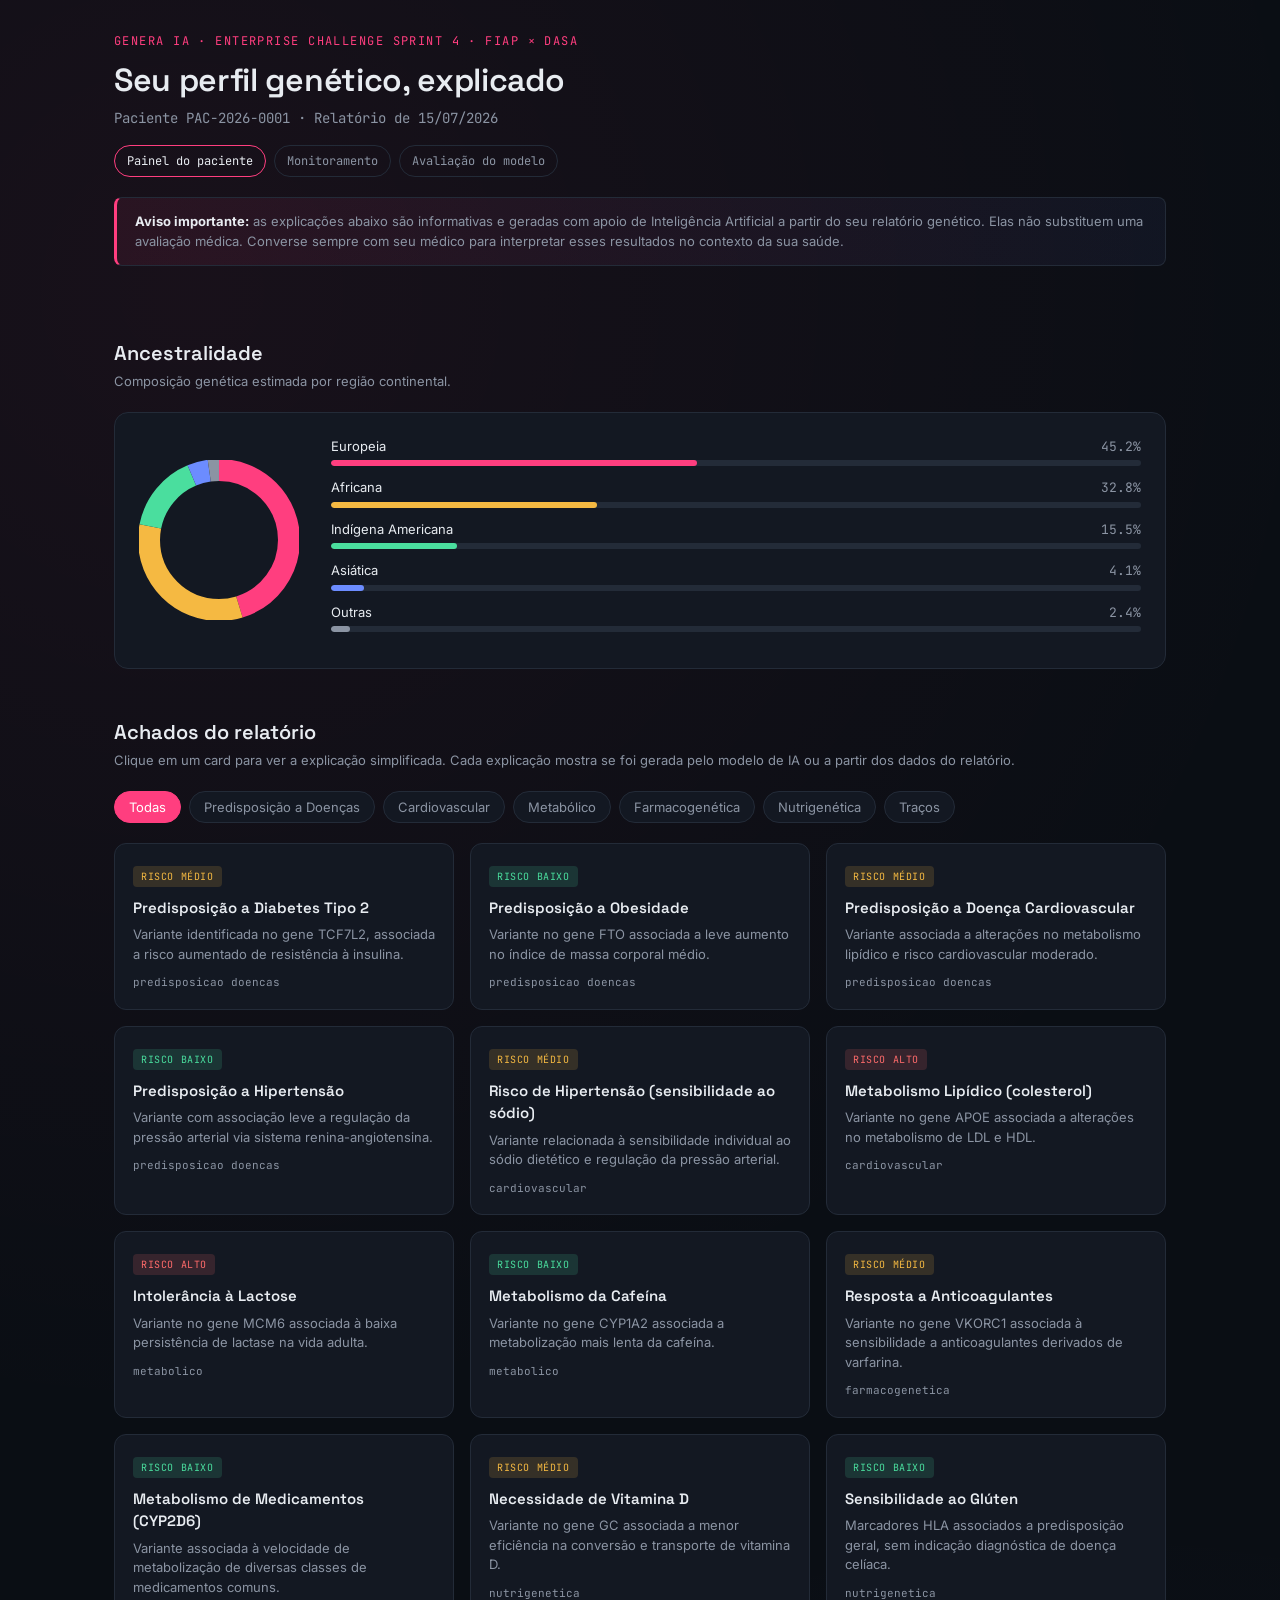
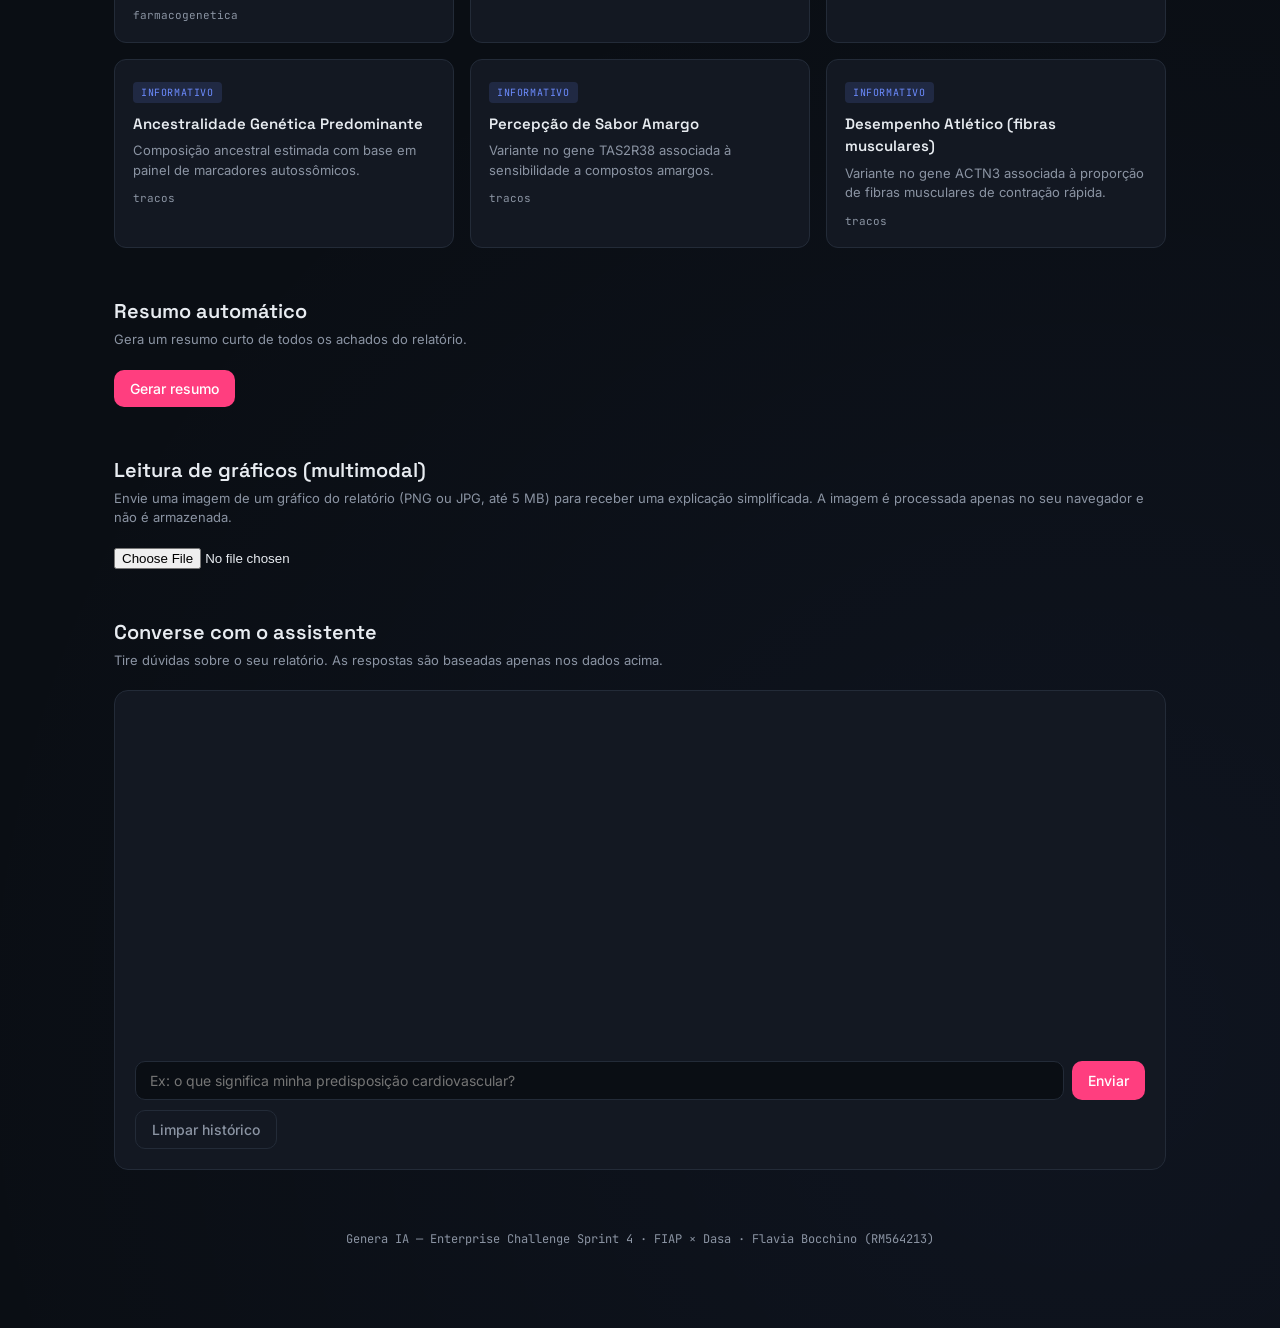
<file: index.html>
<!DOCTYPE html>
<html lang="pt-BR">
<head>
<meta charset="UTF-8">
<meta name="viewport" content="width=device-width, initial-scale=1.0">
<title>Genera IA — Painel do Paciente</title>
<link rel="preconnect" href="https://fonts.googleapis.com">
<link href="https://fonts.googleapis.com/css2?family=Space+Grotesk:wght@500;600;700&family=Inter:wght@400;500;600&family=JetBrains+Mono:wght@400;500&display=swap" rel="stylesheet">
<link rel="stylesheet" href="assets/css/style.css">
<link rel="stylesheet" href="assets/css/sprint4.css">
</head>
<body>

<header class="top">
  <div class="eyebrow">Genera IA · Enterprise Challenge Sprint 4 · FIAP × Dasa</div>
  <h1>Seu perfil genético, explicado</h1>
  <div class="paciente-info">
    Paciente <span id="paciente-id">—</span> · <span id="paciente-data">—</span>
  </div>
  <nav class="nav-sprint4">
    <a class="nav-link ativo" href="index.html">Painel do paciente</a>
    <a class="nav-link" href="monitor.html">Monitoramento</a>
    <a class="nav-link" href="avaliacao.html">Avaliação do modelo</a>
  </nav>
  <div class="disclaimer">
    <strong>Aviso importante:</strong> as explicações abaixo são informativas e geradas com apoio de Inteligência Artificial a partir do seu relatório genético. Elas não substituem uma avaliação médica. Converse sempre com seu médico para interpretar esses resultados no contexto da sua saúde.
  </div>
</header>

<div class="container">

  <section id="secao-ancestralidade">
    <h2>Ancestralidade</h2>
    <p class="section-sub">Composição genética estimada por região continental.</p>
    <div class="ancestry-card">
      <div class="ancestry-viz">
        <svg id="ancestry-donut" width="160" height="160" viewBox="0 0 160 160"></svg>
      </div>
      <div class="ancestry-bars" id="ancestry-bars"></div>
    </div>
  </section>

  <section id="secao-marcadores">
    <h2>Achados do relatório</h2>
    <p class="section-sub">Clique em um card para ver a explicação simplificada. Cada explicação mostra se foi gerada pelo modelo de IA ou a partir dos dados do relatório.</p>
    <div class="filtros" id="filtros"></div>
    <div class="cards-grid" id="cards-grid"></div>
  </section>

  <section id="secao-resumo">
    <h2>Resumo automático</h2>
    <p class="section-sub">Gera um resumo curto de todos os achados do relatório.</p>
    <button class="btn" id="btn-resumo">Gerar resumo</button>
    <div id="resumo-saida" style="margin-top:16px;"></div>
  </section>

  <section id="secao-visao">
    <h2>Leitura de gráficos (multimodal)</h2>
    <p class="section-sub">Envie uma imagem de um gráfico do relatório (PNG ou JPG, até 5 MB) para receber uma explicação simplificada. A imagem é processada apenas no seu navegador e não é armazenada.</p>
    <div class="img-upload-row">
      <input type="file" id="visao-input" accept="image/png,image/jpeg">
    </div>
    <div id="visao-resultado" style="margin-top:16px;"></div>
  </section>

  <section id="secao-agente">
    <h2>Converse com o assistente</h2>
    <p class="section-sub">Tire dúvidas sobre o seu relatório. As respostas são baseadas apenas nos dados acima.</p>
    <div class="agente-panel">
      <div class="chat-historico" id="chat-historico"></div>
      <div class="chat-input-row">
        <input type="text" id="chat-input" placeholder="Ex: o que significa minha predisposição cardiovascular?">
        <button class="btn" id="chat-enviar">Enviar</button>
      </div>
      <button class="btn btn-secundario" id="btn-limpar-chat" style="margin-top:10px; align-self:flex-start;">Limpar histórico</button>
    </div>
  </section>

  <footer>
    Genera IA — Enterprise Challenge Sprint 4 · FIAP × Dasa · Flavia Bocchino (RM564213)
  </footer>

</div>

<!-- Modal de detalhe do marcador -->
<div class="modal-overlay" id="modal-overlay">
  <div class="modal">
    <button class="modal-close" id="modal-close">&times;</button>
    <h3 id="modal-titulo"></h3>
    <div class="tech" id="modal-tech"></div>
    <div id="modal-explicacao"></div>
  </div>
</div>

<script src="assets/js/logger.js"></script>
<script src="assets/js/agente.js"></script>
<script src="assets/js/visao.js"></script>
<script src="assets/js/app.js"></script>
</body>
</html>
</file>
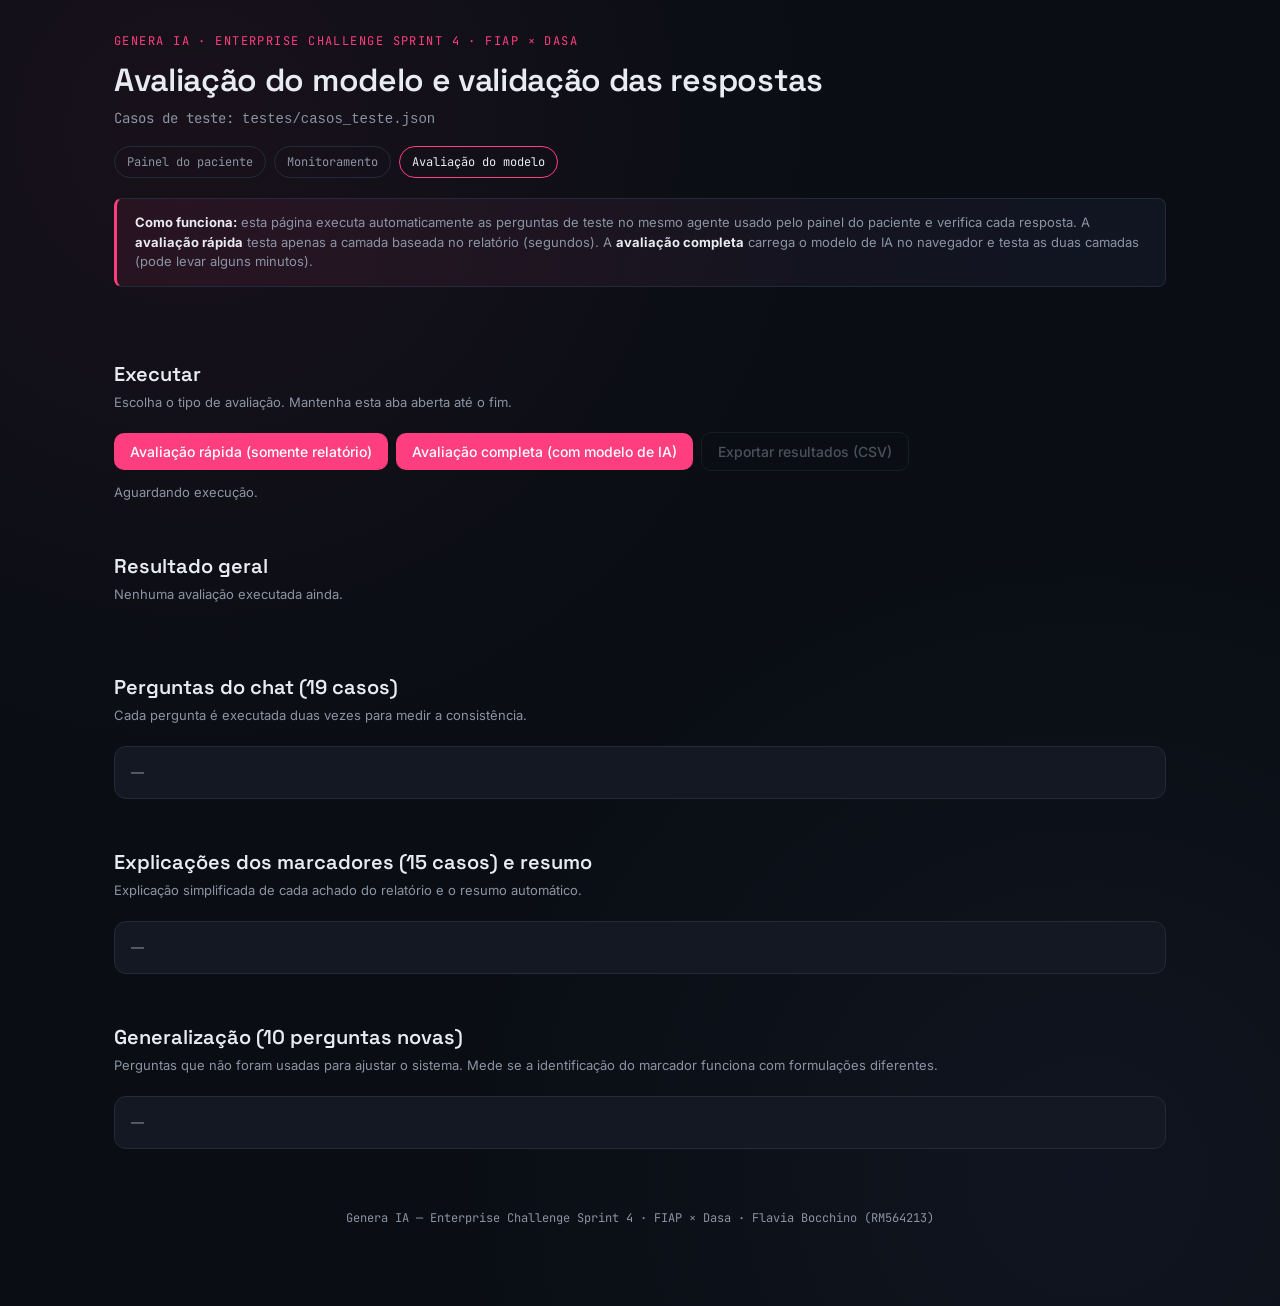
<file: avaliacao.html>
<!DOCTYPE html>
<html lang="pt-BR">
<head>
<meta charset="UTF-8">
<meta name="viewport" content="width=device-width, initial-scale=1.0">
<title>Genera IA — Avaliação do Modelo</title>
<link rel="preconnect" href="https://fonts.googleapis.com">
<link href="https://fonts.googleapis.com/css2?family=Space+Grotesk:wght@500;600;700&family=Inter:wght@400;500;600&family=JetBrains+Mono:wght@400;500&display=swap" rel="stylesheet">
<link rel="stylesheet" href="assets/css/style.css">
<link rel="stylesheet" href="assets/css/sprint4.css">
</head>
<body>

<header class="top">
  <div class="eyebrow">Genera IA · Enterprise Challenge Sprint 4 · FIAP × Dasa</div>
  <h1>Avaliação do modelo e validação das respostas</h1>
  <div class="paciente-info">Casos de teste: <code>testes/casos_teste.json</code></div>
  <nav class="nav-sprint4">
    <a class="nav-link" href="index.html">Painel do paciente</a>
    <a class="nav-link" href="monitor.html">Monitoramento</a>
    <a class="nav-link ativo" href="avaliacao.html">Avaliação do modelo</a>
  </nav>
  <div class="disclaimer">
    <strong>Como funciona:</strong> esta página executa automaticamente as perguntas de teste no mesmo agente usado pelo painel do paciente e verifica cada resposta. A <strong>avaliação rápida</strong> testa apenas a camada baseada no relatório (segundos). A <strong>avaliação completa</strong> carrega o modelo de IA no navegador e testa as duas camadas (pode levar alguns minutos).
  </div>
</header>

<div class="container">

  <section>
    <h2>Executar</h2>
    <p class="section-sub">Escolha o tipo de avaliação. Mantenha esta aba aberta até o fim.</p>
    <div class="acoes-row">
      <button class="btn" id="btn-rapida">Avaliação rápida (somente relatório)</button>
      <button class="btn" id="btn-completa">Avaliação completa (com modelo de IA)</button>
      <button class="btn btn-secundario" id="btn-exportar" disabled>Exportar resultados (CSV)</button>
    </div>
    <p class="opcao-row" id="progresso">Aguardando execução.</p>
  </section>

  <section>
    <h2>Resultado geral</h2>
    <p class="section-sub" id="resumo-execucao">Nenhuma avaliação executada ainda.</p>
    <div class="kpi-grid" id="kpis"></div>
  </section>

  <section>
    <h2>Perguntas do chat (19 casos)</h2>
    <p class="section-sub">Cada pergunta é executada duas vezes para medir a consistência.</p>
    <div class="tabela-wrapper" id="tabela-chat"><p class="texto-vazio">—</p></div>
  </section>

  <section>
    <h2>Explicações dos marcadores (15 casos) e resumo</h2>
    <p class="section-sub">Explicação simplificada de cada achado do relatório e o resumo automático.</p>
    <div class="tabela-wrapper" id="tabela-explicacoes"><p class="texto-vazio">—</p></div>
  </section>

  <section>
    <h2>Generalização (10 perguntas novas)</h2>
    <p class="section-sub">Perguntas que não foram usadas para ajustar o sistema. Mede se a identificação do marcador funciona com formulações diferentes.</p>
    <div class="tabela-wrapper" id="tabela-generalizacao"><p class="texto-vazio">—</p></div>
  </section>

  <footer>
    Genera IA — Enterprise Challenge Sprint 4 · FIAP × Dasa · Flavia Bocchino (RM564213)
  </footer>

</div>

<script src="assets/js/logger.js"></script>
<script src="assets/js/agente.js"></script>
<script>
// DADOS é usado pelas funções do agente.js (na página principal, é definido pelo app.js)
let DADOS = null;
let CASOS = null;
let resultados = [];
let executando = false;

// ---------- Utilitários ----------

function esc(valor) {
  if (valor === null || valor === undefined) return '';
  return String(valor)
    .replace(/&/g, '&amp;').replace(/</g, '&lt;').replace(/>/g, '&gt;')
    .replace(/"/g, '&quot;').replace(/'/g, '&#39;');
}

function semHTML(texto) {
  return String(texto || '').replace(/<[^>]+>/g, '');
}

function pct(parte, total) {
  if (!total) return '—';
  return Math.round((parte / total) * 100) + '%';
}

function marca(valor) {
  if (valor === null || valor === undefined) return '<span class="fonte-resposta">n/a</span>';
  return valor
    ? '<span class="tag-status aprovado">sim</span>'
    : '<span class="tag-status reprovado">não</span>';
}

function progresso(msg) {
  document.getElementById('progresso').textContent = msg;
}

// ---------- Critérios de validação ----------

function emPortugues(texto) {
  return motivoRejeicao(semHTML(texto)) !== 'idioma_ingles';
}

function semTermosProibidos(texto) {
  const t = normalizarTexto(semHTML(texto));
  return !CASOS.termos_proibidos.some(termo => t.includes(normalizarTexto(termo)));
}

// A resposta fala do marcador esperado (pelo menos uma palavra do nome dele)
function falaDoMarcador(texto, idMarcador) {
  const marcador = DADOS.marcadores.find(m => m.id === idMarcador);
  if (!marcador) return false;
  const palavrasResposta = extrairPalavras(semHTML(texto));
  return extrairPalavras(marcador.nome).some(p => palavrasResposta.some(r => palavrasCombinam(r, p)));
}

// Pergunta fora do escopo deve receber a orientação padrão, sem conteúdo inventado
function orientouForaDoEscopo(texto) {
  return normalizarTexto(semHTML(texto)).includes('nao encontrei esse tema');
}

// ---------- Carga ----------

async function carregarArquivos() {
  if (DADOS && CASOS) return;
  const [resDados, resCasos] = await Promise.all([
    fetch('data/relatorio_genera_expandido.json'),
    fetch('testes/casos_teste.json')
  ]);
  if (!resDados.ok) throw new Error('Não foi possível carregar o relatório.');
  if (!resCasos.ok) throw new Error('Não foi possível carregar os casos de teste.');
  DADOS = await resDados.json();
  CASOS = await resCasos.json();
}

// ---------- Execução ----------

async function executarAvaliacao(usarModelo) {
  if (executando) return;
  executando = true;
  document.getElementById('btn-rapida').disabled = true;
  document.getElementById('btn-completa').disabled = true;
  document.getElementById('btn-exportar').disabled = true;
  resultados = [];
  const inicioGeral = performance.now();

  try {
    progresso('Carregando relatório e casos de teste...');
    await carregarArquivos();
    MODO_SOMENTE_RELATORIO = !usarModelo;

    const status = (msg) => progresso(msg);

    // 1) Perguntas do chat (duas execuções por pergunta)
    for (let i = 0; i < CASOS.casos.length; i++) {
      const c = CASOS.casos[i];
      progresso(`Chat: caso ${i + 1} de ${CASOS.casos.length} (${c.id})...`);
      const r1 = await perguntarAoAgente(c.pergunta, status);
      const r2 = await perguntarAoAgente(c.pergunta, status);
      const obtido = r1.marcador ? r1.marcador.id : null;

      const criterios = {
        marcador_correto: obtido === c.marcador_esperado,
        portugues: emPortugues(r1.texto),
        sem_termos_proibidos: semTermosProibidos(r1.texto),
        aderencia: c.marcador_esperado ? falaDoMarcador(r1.texto, c.marcador_esperado) : orientouForaDoEscopo(r1.texto),
        consistente: r1.texto === r2.texto
      };

      resultados.push({
        grupo: 'chat', id: c.id, tipo: c.tipo, entrada: c.pergunta,
        esperado: c.marcador_esperado, obtido, origem: r1.origem, motivo: r1.motivo,
        saida_modelo: r1.resposta_modelo, resposta: semHTML(r1.texto), latencia_ms: r1.latencia_ms,
        ...criterios,
        aprovado: Object.values(criterios).every(Boolean)
      });
      renderTabelas();
    }

    // 2) Explicações de cada marcador
    for (let i = 0; i < DADOS.marcadores.length; i++) {
      const m = DADOS.marcadores[i];
      progresso(`Explicações: ${i + 1} de ${DADOS.marcadores.length} (${m.id})...`);
      const r = await explicarMarcador(m, status);
      const criterios = {
        marcador_correto: null,
        portugues: emPortugues(r.texto),
        sem_termos_proibidos: semTermosProibidos(r.texto),
        aderencia: falaDoMarcador(r.texto, m.id),
        consistente: null
      };
      resultados.push({
        grupo: 'explicacao', id: m.id, tipo: 'explicacao', entrada: m.nome,
        esperado: m.id, obtido: m.id, origem: r.origem, motivo: r.motivo,
        saida_modelo: r.resposta_modelo, resposta: semHTML(r.texto), latencia_ms: r.latencia_ms,
        ...criterios,
        aprovado: criterios.portugues && criterios.sem_termos_proibidos && criterios.aderencia
      });
      renderTabelas();
    }

    // 3) Resumo automático
    progresso('Resumo automático...');
    const rr = await resumirRelatorio(status);
    const critResumo = {
      marcador_correto: null,
      portugues: emPortugues(rr.texto),
      sem_termos_proibidos: semTermosProibidos(rr.texto),
      aderencia: null,
      consistente: null
    };
    resultados.push({
      grupo: 'explicacao', id: 'R01', tipo: 'resumo', entrada: 'Resumo de todos os achados',
      esperado: null, obtido: null, origem: rr.origem, motivo: rr.motivo,
      saida_modelo: rr.resposta_modelo, resposta: semHTML(rr.texto), latencia_ms: rr.latencia_ms,
      ...critResumo,
      aprovado: critResumo.portugues && critResumo.sem_termos_proibidos
    });

    // 4) Generalização (identificação do marcador, sem modelo)
    progresso('Generalização...');
    CASOS.casos_generalizacao.forEach(c => {
      const m = encontrarMarcadorRelevante(c.pergunta);
      const obtido = m ? m.id : null;
      resultados.push({
        grupo: 'generalizacao', id: c.id, tipo: 'generalizacao', entrada: c.pergunta,
        esperado: c.marcador_esperado, obtido, origem: null, motivo: null,
        saida_modelo: null, resposta: '', latencia_ms: null,
        marcador_correto: obtido === c.marcador_esperado,
        portugues: null, sem_termos_proibidos: null, aderencia: null, consistente: null,
        aprovado: obtido === c.marcador_esperado,
        observacao: c.limitacao_conhecida || ''
      });
    });

    const segundos = Math.round((performance.now() - inicioGeral) / 1000);
    renderTabelas();
    renderKPIs(usarModelo, segundos);
    progresso(`Avaliação ${usarModelo ? 'completa' : 'rápida'} concluída em ${segundos} s.`);
    document.getElementById('btn-exportar').disabled = false;
  } catch (e) {
    progresso('Erro na avaliação: ' + e.message);
    if (typeof registrarEvento === 'function') registrarEvento({ etapa: 'erro', funcionalidade: 'avaliacao', status: 'falha', mensagem_erro: e.message });
  } finally {
    MODO_SOMENTE_RELATORIO = false;
    executando = false;
    document.getElementById('btn-rapida').disabled = false;
    document.getElementById('btn-completa').disabled = false;
  }
}

// ---------- Renderização ----------

function renderKPIs(usarModelo, segundos) {
  const chat = resultados.filter(r => r.grupo === 'chat');
  const expl = resultados.filter(r => r.grupo === 'explicacao');
  const gen = resultados.filter(r => r.grupo === 'generalizacao');
  const respostas = [...chat, ...expl];
  const doModelo = respostas.filter(r => r.origem === 'modelo').length;
  const avaliados = [...chat, ...expl];
  const aprovados = avaliados.filter(r => r.aprovado).length;
  const latencias = respostas.map(r => r.latencia_ms).filter(v => typeof v === 'number');
  const latMedia = latencias.length ? Math.round(latencias.reduce((a, b) => a + b, 0) / latencias.length) : null;

  const kpis = [
    { valor: pct(aprovados, avaliados.length), label: `Respostas aprovadas (${aprovados}/${avaliados.length})` },
    { valor: `${chat.filter(r => r.marcador_correto).length}/${chat.length}`, label: 'Marcador identificado corretamente' },
    { valor: `${gen.filter(r => r.aprovado).length}/${gen.length}`, label: 'Generalização (perguntas novas)' },
    { valor: pct(respostas.filter(r => r.sem_termos_proibidos).length, respostas.length), label: 'Sem termos proibidos' },
    { valor: pct(chat.filter(r => r.consistente).length, chat.length), label: 'Consistência (mesma pergunta 2x)' },
    { valor: usarModelo ? pct(doModelo, respostas.length) : 'n/a', label: 'Saídas do modelo aceitas' },
    { valor: latMedia === null ? '—' : latMedia + ' ms', label: 'Tempo médio por resposta' }
  ];

  document.getElementById('kpis').innerHTML = kpis.map(k =>
    `<div class="kpi"><div class="kpi-valor">${esc(k.valor)}</div><div class="kpi-label">${esc(k.label)}</div></div>`
  ).join('');

  document.getElementById('resumo-execucao').textContent =
    `Avaliação ${usarModelo ? 'completa (modelo de IA + camada do relatório)' : 'rápida (somente camada do relatório)'} · ` +
    `executada em ${new Date().toLocaleString('pt-BR')} · duração ${segundos} s.`;
}

function linhaResposta(r) {
  const saida = r.saida_modelo ? `<br><span class="fonte-resposta">Saída bruta do modelo: "${esc(r.saida_modelo.slice(0, 160))}"</span>` : '';
  return `${esc(r.resposta.slice(0, 220))}${r.resposta.length > 220 ? '…' : ''}${saida}`;
}

function renderTabelas() {
  const chat = resultados.filter(r => r.grupo === 'chat');
  const expl = resultados.filter(r => r.grupo === 'explicacao');
  const gen = resultados.filter(r => r.grupo === 'generalizacao');

  if (chat.length) {
    document.getElementById('tabela-chat').innerHTML = `<table class="tabela"><thead><tr>
      <th>ID</th><th>Tipo</th><th>Pergunta</th><th>Esperado</th><th>Obtido</th><th>Origem</th><th>Motivo</th>
      <th>Marcador</th><th>Português</th><th>Sem proibidos</th><th>Aderência</th><th>Consistente</th><th>Aprovado</th><th>Resposta</th>
    </tr></thead><tbody>` + chat.map(r => `<tr>
      <td class="mono">${esc(r.id)}</td><td>${esc(r.tipo)}</td><td>${esc(r.entrada)}</td>
      <td class="mono">${esc(r.esperado || '—')}</td><td class="mono">${esc(r.obtido || '—')}</td>
      <td>${esc(r.origem)}</td><td class="mono">${esc(r.motivo || '—')}</td>
      <td>${marca(r.marcador_correto)}</td><td>${marca(r.portugues)}</td><td>${marca(r.sem_termos_proibidos)}</td>
      <td>${marca(r.aderencia)}</td><td>${marca(r.consistente)}</td><td>${marca(r.aprovado)}</td>
      <td>${linhaResposta(r)}</td>
    </tr>`).join('') + `</tbody></table>`;
  }

  if (expl.length) {
    document.getElementById('tabela-explicacoes').innerHTML = `<table class="tabela"><thead><tr>
      <th>ID</th><th>Entrada</th><th>Origem</th><th>Motivo</th><th>Português</th><th>Sem proibidos</th><th>Aderência</th><th>Aprovado</th><th>Tempo</th><th>Resposta</th>
    </tr></thead><tbody>` + expl.map(r => `<tr>
      <td class="mono">${esc(r.id)}</td><td>${esc(r.entrada)}</td><td>${esc(r.origem)}</td><td class="mono">${esc(r.motivo || '—')}</td>
      <td>${marca(r.portugues)}</td><td>${marca(r.sem_termos_proibidos)}</td><td>${marca(r.aderencia)}</td><td>${marca(r.aprovado)}</td>
      <td class="mono">${r.latencia_ms === null ? '—' : esc(r.latencia_ms) + ' ms'}</td>
      <td>${linhaResposta(r)}</td>
    </tr>`).join('') + `</tbody></table>`;
  }

  if (gen.length) {
    document.getElementById('tabela-generalizacao').innerHTML = `<table class="tabela"><thead><tr>
      <th>ID</th><th>Pergunta</th><th>Esperado</th><th>Obtido</th><th>Correto</th><th>Observação</th>
    </tr></thead><tbody>` + gen.map(r => `<tr>
      <td class="mono">${esc(r.id)}</td><td>${esc(r.entrada)}</td><td class="mono">${esc(r.esperado || '—')}</td>
      <td class="mono">${esc(r.obtido || '—')}</td><td>${marca(r.aprovado)}</td><td>${esc(r.observacao || '—')}</td>
    </tr>`).join('') + `</tbody></table>`;
  }
}

// ---------- Exportação ----------

function exportarResultadosCSV() {
  const colunas = ['grupo', 'id', 'tipo', 'entrada', 'esperado', 'obtido', 'origem', 'motivo',
    'marcador_correto', 'portugues', 'sem_termos_proibidos', 'aderencia', 'consistente', 'aprovado',
    'latencia_ms', 'resposta', 'saida_modelo', 'observacao'];
  const escapar = (v) => {
    if (v === null || v === undefined) return '';
    const t = String(v).replace(/"/g, '""');
    return /[",;\n]/.test(t) ? `"${t}"` : t;
  };
  const linhas = [colunas.join(',')];
  resultados.forEach(r => linhas.push(colunas.map(c => escapar(r[c])).join(',')));

  const blob = new Blob(['\uFEFF' + linhas.join('\n')], { type: 'text/csv;charset=utf-8' });
  const url = URL.createObjectURL(blob);
  const a = document.createElement('a');
  a.href = url;
  a.download = `genera_avaliacao_${new Date().toISOString().slice(0, 10)}.csv`;
  document.body.appendChild(a);
  a.click();
  a.remove();
  URL.revokeObjectURL(url);
}

document.getElementById('btn-rapida').addEventListener('click', () => executarAvaliacao(false));
document.getElementById('btn-completa').addEventListener('click', () => executarAvaliacao(true));
document.getElementById('btn-exportar').addEventListener('click', exportarResultadosCSV);
</script>
</body>
</html>
</file>
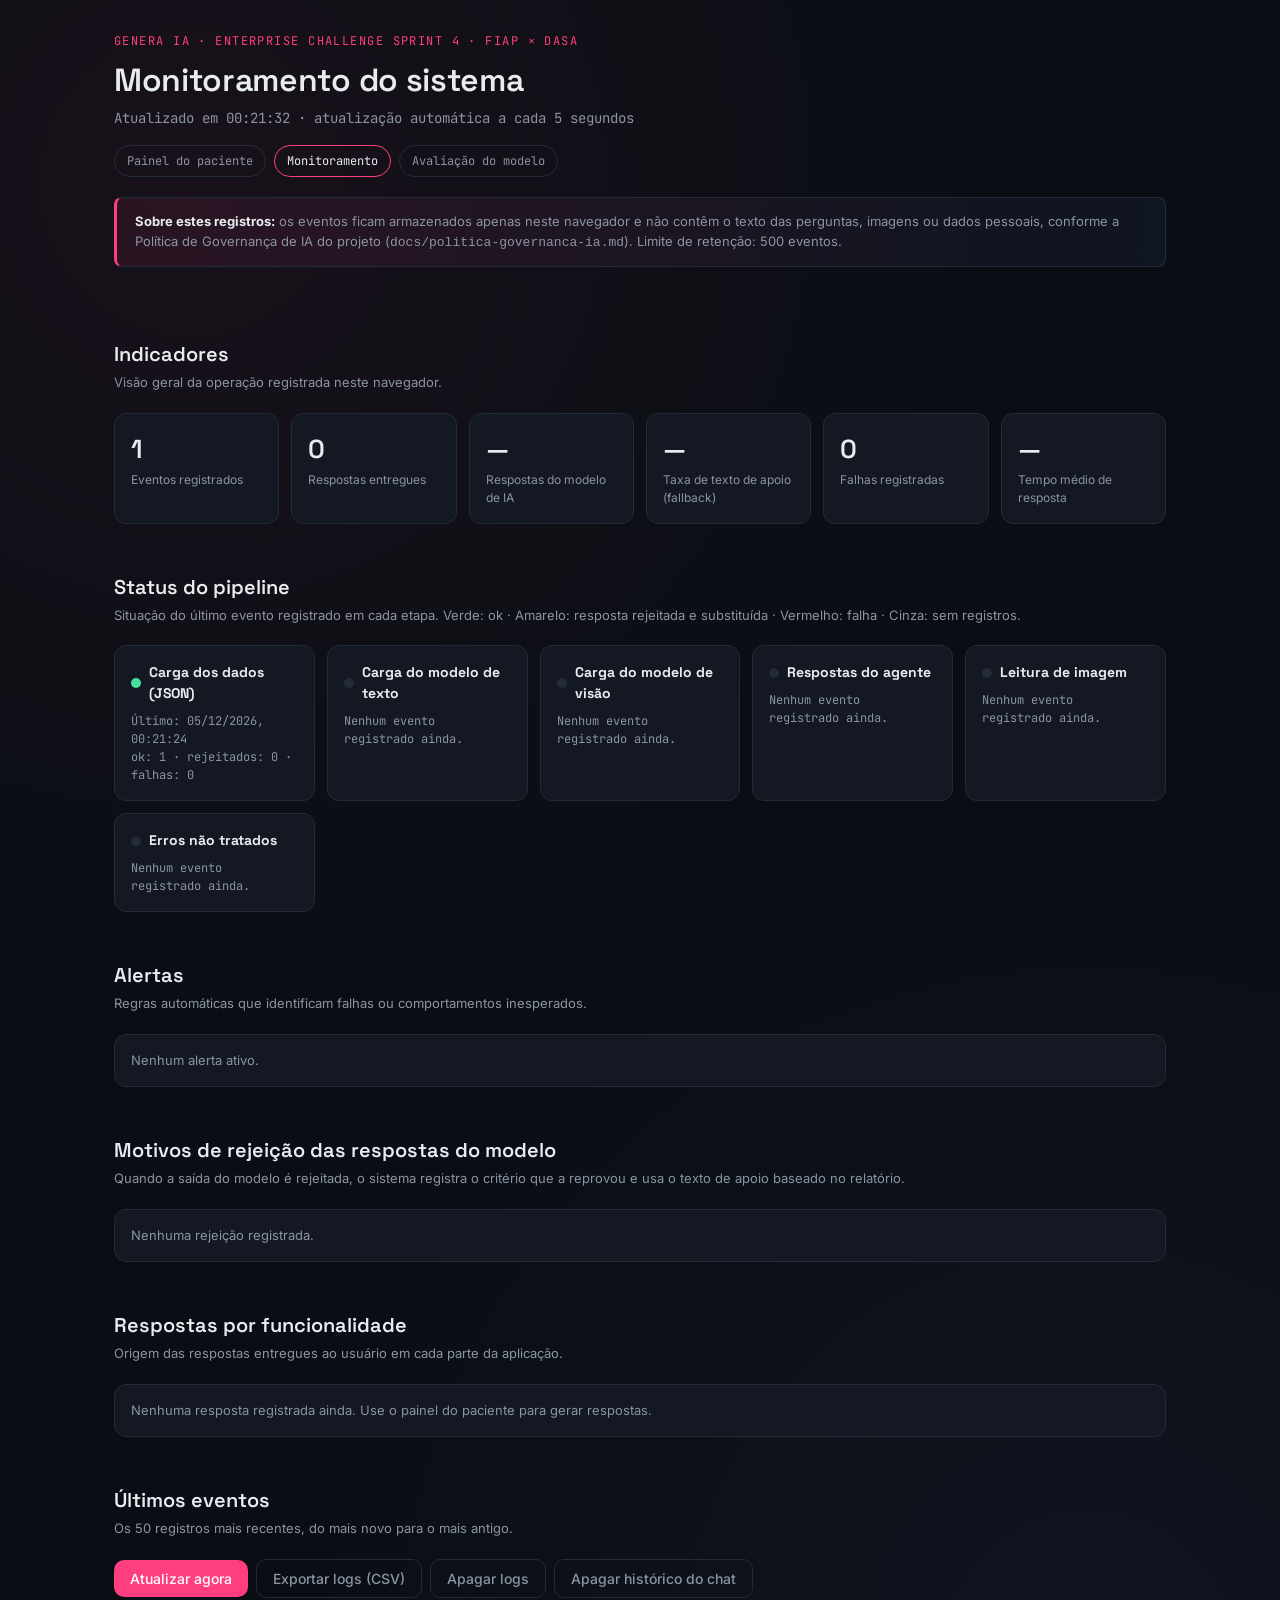
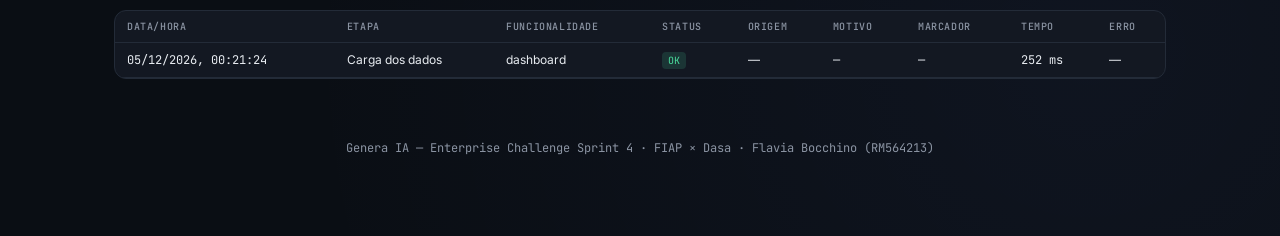
<file: monitor.html>
<!DOCTYPE html>
<html lang="pt-BR">
<head>
<meta charset="UTF-8">
<meta name="viewport" content="width=device-width, initial-scale=1.0">
<title>Genera IA — Monitoramento</title>
<link rel="preconnect" href="https://fonts.googleapis.com">
<link href="https://fonts.googleapis.com/css2?family=Space+Grotesk:wght@500;600;700&family=Inter:wght@400;500;600&family=JetBrains+Mono:wght@400;500&display=swap" rel="stylesheet">
<link rel="stylesheet" href="assets/css/style.css">
<link rel="stylesheet" href="assets/css/sprint4.css">
</head>
<body>

<header class="top">
  <div class="eyebrow">Genera IA · Enterprise Challenge Sprint 4 · FIAP × Dasa</div>
  <h1>Monitoramento do sistema</h1>
  <div class="paciente-info">Atualizado em <span id="atualizado-em">—</span> · atualização automática a cada 5 segundos</div>
  <nav class="nav-sprint4">
    <a class="nav-link" href="index.html">Painel do paciente</a>
    <a class="nav-link ativo" href="monitor.html">Monitoramento</a>
    <a class="nav-link" href="avaliacao.html">Avaliação do modelo</a>
  </nav>
  <div class="disclaimer">
    <strong>Sobre estes registros:</strong> os eventos ficam armazenados apenas neste navegador e não contêm o texto das perguntas, imagens ou dados pessoais, conforme a Política de Governança de IA do projeto (<code>docs/politica-governanca-ia.md</code>). Limite de retenção: 500 eventos.
  </div>
</header>

<div class="container">

  <section>
    <h2>Indicadores</h2>
    <p class="section-sub">Visão geral da operação registrada neste navegador.</p>
    <div class="kpi-grid" id="kpis"></div>
  </section>

  <section>
    <h2>Status do pipeline</h2>
    <p class="section-sub">Situação do último evento registrado em cada etapa. Verde: ok · Amarelo: resposta rejeitada e substituída · Vermelho: falha · Cinza: sem registros.</p>
    <div class="etapas-grid" id="etapas"></div>
  </section>

  <section>
    <h2>Alertas</h2>
    <p class="section-sub">Regras automáticas que identificam falhas ou comportamentos inesperados.</p>
    <div class="tabela-wrapper" id="alertas"></div>
  </section>

  <section>
    <h2>Motivos de rejeição das respostas do modelo</h2>
    <p class="section-sub">Quando a saída do modelo é rejeitada, o sistema registra o critério que a reprovou e usa o texto de apoio baseado no relatório.</p>
    <div class="tabela-wrapper" id="motivos"></div>
  </section>

  <section>
    <h2>Respostas por funcionalidade</h2>
    <p class="section-sub">Origem das respostas entregues ao usuário em cada parte da aplicação.</p>
    <div class="tabela-wrapper" id="funcionalidades"></div>
  </section>

  <section>
    <h2>Últimos eventos</h2>
    <p class="section-sub">Os 50 registros mais recentes, do mais novo para o mais antigo.</p>
    <div class="acoes-row" style="margin-bottom:12px;">
      <button class="btn" id="btn-atualizar">Atualizar agora</button>
      <button class="btn btn-secundario" id="btn-exportar">Exportar logs (CSV)</button>
      <button class="btn btn-secundario" id="btn-apagar-logs">Apagar logs</button>
      <button class="btn btn-secundario" id="btn-apagar-historico">Apagar histórico do chat</button>
    </div>
    <div class="tabela-wrapper" id="eventos"></div>
  </section>

  <footer>
    Genera IA — Enterprise Challenge Sprint 4 · FIAP × Dasa · Flavia Bocchino (RM564213)
  </footer>

</div>

<script src="assets/js/logger.js"></script>
<script>
// ---------- Configuração ----------

const NOMES_ETAPA = {
  carga_dados: 'Carga dos dados',
  carga_modelo: 'Carga do modelo',
  inferencia: 'Resposta do modelo',
  fallback: 'Texto de apoio',
  visao: 'Leitura de imagem',
  erro: 'Erro'
};

const NOMES_FUNCIONALIDADE = {
  explicacao: 'Explicação de marcador',
  chat: 'Chat',
  resumo: 'Resumo automático',
  visao_interpretacao: 'Interpretação de imagem'
};

const NOMES_MOTIVO = {
  resposta_vazia_ou_curta: 'Resposta vazia ou curta demais',
  idioma_ingles: 'Resposta em inglês',
  eco_da_instrucao: 'Modelo repetiu as instruções',
  modelo_indisponivel: 'Modelo indisponível (falha de carga ou memória)',
  modo_somente_relatorio: 'Avaliação no modo somente relatório',
  legenda_inutil: 'Descrição da imagem vazia ou insuficiente',
  tipo_invalido: 'Arquivo de imagem em formato não aceito',
  arquivo_grande: 'Arquivo de imagem acima do limite'
};

// Cada etapa do pipeline exibida no painel e o filtro que identifica seus eventos
const ETAPAS_PIPELINE = [
  { titulo: 'Carga dos dados (JSON)', filtro: e => e.etapa === 'carga_dados' },
  { titulo: 'Carga do modelo de texto', filtro: e => e.etapa === 'carga_modelo' && e.funcionalidade !== 'visao' },
  { titulo: 'Carga do modelo de visão', filtro: e => e.etapa === 'carga_modelo' && e.funcionalidade === 'visao' },
  { titulo: 'Respostas do agente', filtro: e => e.etapa === 'inferencia' || e.etapa === 'fallback' },
  { titulo: 'Leitura de imagem', filtro: e => e.etapa === 'visao' },
  { titulo: 'Erros não tratados', filtro: e => e.etapa === 'erro' }
];

// ---------- Utilitários ----------

function esc(valor) {
  if (valor === null || valor === undefined) return '';
  return String(valor)
    .replace(/&/g, '&amp;').replace(/</g, '&lt;').replace(/>/g, '&gt;')
    .replace(/"/g, '&quot;').replace(/'/g, '&#39;');
}

function dataHora(iso) {
  if (!iso) return '—';
  return new Date(iso).toLocaleString('pt-BR');
}

function pct(parte, total) {
  if (!total) return '—';
  return Math.round((parte / total) * 100) + '%';
}

function media(valores) {
  const validos = valores.filter(v => typeof v === 'number');
  if (validos.length === 0) return null;
  return Math.round(validos.reduce((a, b) => a + b, 0) / validos.length);
}

// ---------- Renderização ----------

function renderKPIs(logs) {
  const respostas = logs.filter(e => e.etapa === 'inferencia' || e.etapa === 'fallback');
  const doModelo = respostas.filter(e => e.origem_resposta === 'modelo').length;
  const deApoio = respostas.filter(e => e.origem_resposta === 'fallback').length;
  const falhas = logs.filter(e => e.status === 'falha').length;
  const latMedia = media(respostas.map(e => e.latencia_ms));

  const kpis = [
    { valor: logs.length, label: 'Eventos registrados' },
    { valor: respostas.length, label: 'Respostas entregues' },
    { valor: pct(doModelo, respostas.length), label: 'Respostas do modelo de IA' },
    { valor: pct(deApoio, respostas.length), label: 'Taxa de texto de apoio (fallback)' },
    { valor: falhas, label: 'Falhas registradas' },
    { valor: latMedia === null ? '—' : latMedia + ' ms', label: 'Tempo médio de resposta' }
  ];

  document.getElementById('kpis').innerHTML = kpis.map(k =>
    `<div class="kpi"><div class="kpi-valor">${esc(k.valor)}</div><div class="kpi-label">${esc(k.label)}</div></div>`
  ).join('');
}

function renderEtapas(logs) {
  document.getElementById('etapas').innerHTML = ETAPAS_PIPELINE.map(etapa => {
    const eventos = logs.filter(etapa.filtro);
    const ultimo = eventos[eventos.length - 1];
    const ok = eventos.filter(e => e.status === 'ok').length;
    const rejeitados = eventos.filter(e => e.status === 'rejeitado').length;
    const falhas = eventos.filter(e => e.status === 'falha').length;
    const classe = ultimo ? ultimo.status : 'sem-dados';

    const detalhe = ultimo
      ? `Último: ${dataHora(ultimo.timestamp)}<br>ok: ${ok} · rejeitados: ${rejeitados} · falhas: ${falhas}` +
        (ultimo.mensagem_erro ? `<br>Erro: ${esc(ultimo.mensagem_erro)}` : '')
      : 'Nenhum evento registrado ainda.';

    return `<div class="etapa-card"><h3><span class="status-dot ${classe}"></span>${esc(etapa.titulo)}</h3><p>${detalhe}</p></div>`;
  }).join('');
}

function renderAlertas(logs) {
  const alertas = [];
  const respostas = logs.filter(e => e.etapa === 'inferencia' || e.etapa === 'fallback');
  const ultimaCargaDados = logs.filter(e => e.etapa === 'carga_dados').pop();
  const ultimaCargaModelo = logs.filter(e => e.etapa === 'carga_modelo' && e.funcionalidade !== 'visao').pop();
  const ultimaCargaVisao = logs.filter(e => e.etapa === 'carga_modelo' && e.funcionalidade === 'visao').pop();
  const errosNaoTratados = logs.filter(e => e.etapa === 'erro');
  const respostasLentas = respostas.filter(e => typeof e.latencia_ms === 'number' && e.latencia_ms > 30000);
  const deApoio = respostas.filter(e => e.origem_resposta === 'fallback').length;

  if (ultimaCargaDados && ultimaCargaDados.status === 'falha') {
    alertas.push({ nivel: 'falha', texto: 'A última carga do relatório falhou. O painel do paciente não pode ser exibido.' });
  }
  if (ultimaCargaModelo && ultimaCargaModelo.status === 'falha') {
    alertas.push({ nivel: 'falha', texto: 'O modelo de texto não carregou. O sistema está respondendo apenas com o texto de apoio baseado no relatório.' });
  }
  if (ultimaCargaVisao && ultimaCargaVisao.status === 'falha') {
    alertas.push({ nivel: 'falha', texto: 'O modelo de visão não carregou. A leitura de imagens está indisponível.' });
  }
  if (errosNaoTratados.length > 0) {
    alertas.push({ nivel: 'falha', texto: `${errosNaoTratados.length} erro(s) não tratado(s) registrado(s). Verifique a tabela de eventos.` });
  }
  if (respostas.length >= 5 && deApoio / respostas.length > 0.8) {
    alertas.push({ nivel: 'rejeitado', texto: `Taxa de texto de apoio acima de 80% (${pct(deApoio, respostas.length)}). O modelo de IA está sendo rejeitado com frequência; as respostas continuam fundamentadas no relatório.` });
  }
  if (respostasLentas.length > 0) {
    alertas.push({ nivel: 'rejeitado', texto: `${respostasLentas.length} resposta(s) acima de 30 segundos. Pode indicar pouca memória disponível no dispositivo.` });
  }

  const el = document.getElementById('alertas');
  if (alertas.length === 0) {
    el.innerHTML = '<p class="texto-vazio">Nenhum alerta ativo.</p>';
    return;
  }
  el.innerHTML = `<table class="tabela"><thead><tr><th>Nível</th><th>Descrição</th></tr></thead><tbody>` +
    alertas.map(a => `<tr><td><span class="tag-status ${a.nivel}">${a.nivel === 'falha' ? 'crítico' : 'atenção'}</span></td><td>${esc(a.texto)}</td></tr>`).join('') +
    `</tbody></table>`;
}

function renderMotivos(logs) {
  const rejeicoes = logs.filter(e => e.motivo_rejeicao);
  const el = document.getElementById('motivos');
  if (rejeicoes.length === 0) {
    el.innerHTML = '<p class="texto-vazio">Nenhuma rejeição registrada.</p>';
    return;
  }
  const contagem = {};
  rejeicoes.forEach(e => { contagem[e.motivo_rejeicao] = (contagem[e.motivo_rejeicao] || 0) + 1; });
  const linhas = Object.entries(contagem).sort((a, b) => b[1] - a[1]);

  el.innerHTML = `<table class="tabela"><thead><tr><th>Motivo</th><th>Código</th><th>Ocorrências</th><th>%</th></tr></thead><tbody>` +
    linhas.map(([motivo, qtd]) =>
      `<tr><td>${esc(NOMES_MOTIVO[motivo] || motivo)}</td><td class="mono">${esc(motivo)}</td><td>${qtd}</td><td>${pct(qtd, rejeicoes.length)}</td></tr>`
    ).join('') + `</tbody></table>`;
}

function renderFuncionalidades(logs) {
  const respostas = logs.filter(e => (e.etapa === 'inferencia' || e.etapa === 'fallback') && e.funcionalidade);
  const el = document.getElementById('funcionalidades');
  if (respostas.length === 0) {
    el.innerHTML = '<p class="texto-vazio">Nenhuma resposta registrada ainda. Use o painel do paciente para gerar respostas.</p>';
    return;
  }
  const grupos = {};
  respostas.forEach(e => {
    const g = grupos[e.funcionalidade] || (grupos[e.funcionalidade] = { total: 0, modelo: 0, apoio: 0, latencias: [] });
    g.total++;
    if (e.origem_resposta === 'modelo') g.modelo++; else g.apoio++;
    g.latencias.push(e.latencia_ms);
  });

  el.innerHTML = `<table class="tabela"><thead><tr><th>Funcionalidade</th><th>Total</th><th>Modelo de IA</th><th>Texto de apoio</th><th>Tempo médio</th></tr></thead><tbody>` +
    Object.entries(grupos).map(([func, g]) => {
      const lat = media(g.latencias);
      return `<tr><td>${esc(NOMES_FUNCIONALIDADE[func] || func)}</td><td>${g.total}</td><td>${g.modelo} (${pct(g.modelo, g.total)})</td><td>${g.apoio} (${pct(g.apoio, g.total)})</td><td class="mono">${lat === null ? '—' : lat + ' ms'}</td></tr>`;
    }).join('') + `</tbody></table>`;
}

function renderEventos(logs) {
  const el = document.getElementById('eventos');
  if (logs.length === 0) {
    el.innerHTML = '<p class="texto-vazio">Nenhum evento registrado neste navegador. Abra o painel do paciente e use as funcionalidades para gerar registros.</p>';
    return;
  }
  const recentes = logs.slice(-50).reverse();
  el.innerHTML = `<table class="tabela"><thead><tr>
      <th>Data/hora</th><th>Etapa</th><th>Funcionalidade</th><th>Status</th><th>Origem</th><th>Motivo</th><th>Marcador</th><th>Tempo</th><th>Erro</th>
    </tr></thead><tbody>` +
    recentes.map(e => `<tr>
      <td class="mono">${esc(dataHora(e.timestamp))}</td>
      <td>${esc(NOMES_ETAPA[e.etapa] || e.etapa)}</td>
      <td>${esc(NOMES_FUNCIONALIDADE[e.funcionalidade] || e.funcionalidade || '—')}</td>
      <td><span class="tag-status ${esc(e.status)}">${esc(e.status)}</span></td>
      <td>${esc(e.origem_resposta || '—')}</td>
      <td class="mono">${esc(e.motivo_rejeicao || '—')}</td>
      <td class="mono">${esc(e.marcador_id || '—')}</td>
      <td class="mono">${e.latencia_ms === null || e.latencia_ms === undefined ? '—' : esc(e.latencia_ms) + ' ms'}</td>
      <td>${esc(e.mensagem_erro || '—')}</td>
    </tr>`).join('') + `</tbody></table>`;
}

function atualizarPainel() {
  const logs = lerLogs();
  renderKPIs(logs);
  renderEtapas(logs);
  renderAlertas(logs);
  renderMotivos(logs);
  renderFuncionalidades(logs);
  renderEventos(logs);
  document.getElementById('atualizado-em').textContent = new Date().toLocaleTimeString('pt-BR');
}

// ---------- Ações ----------

document.getElementById('btn-atualizar').addEventListener('click', atualizarPainel);

document.getElementById('btn-exportar').addEventListener('click', () => {
  const data = new Date().toISOString().slice(0, 10);
  exportarLogsCSV(`genera_logs_${data}.csv`);
});

document.getElementById('btn-apagar-logs').addEventListener('click', () => {
  if (confirm('Apagar todos os logs registrados neste navegador? Esta ação não pode ser desfeita.')) {
    limparLogs();
    atualizarPainel();
  }
});

document.getElementById('btn-apagar-historico').addEventListener('click', () => {
  if (confirm('Apagar o histórico do chat e o último resumo salvos neste navegador?')) {
    localStorage.removeItem('genera_chat_historico');
    localStorage.removeItem('genera_ultimo_resumo');
    alert('Histórico do chat apagado.');
  }
});

// Atualiza quando outra aba (o painel do paciente) grava novos eventos
window.addEventListener('storage', (e) => {
  if (e.key === LOG_CHAVE || e.key === null) atualizarPainel();
});

atualizarPainel();
setInterval(atualizarPainel, 5000);
</script>
</body>
</html>
</file>
<file: assets/css/style.css>
:root {
  --bg: #0A0E14;
  --surface: #131822;
  --surface-hover: #1A2130;
  --border: #232B38;
  --text: #E8ECF1;
  --text-dim: #8B94A3;
  --accent: #FF3E7F;
  --accent-dim: #7A2140;
  --risco-baixo: #4ADE9E;
  --risco-medio: #F5B942;
  --risco-alto: #FF6B6B;
  --risco-info: #6C8CFF;
  --font-display: 'Space Grotesk', sans-serif;
  --font-body: 'Inter', sans-serif;
  --font-mono: 'JetBrains Mono', monospace;
}

* { margin: 0; padding: 0; box-sizing: border-box; }

body {
  background: var(--bg);
  color: var(--text);
  font-family: var(--font-body);
  line-height: 1.5;
  min-height: 100vh;
  background-image:
    radial-gradient(circle at 15% 10%, rgba(255,62,127,0.06), transparent 40%),
    radial-gradient(circle at 85% 90%, rgba(108,140,255,0.05), transparent 40%);
}

.container { max-width: 1100px; margin: 0 auto; padding: 0 24px 80px; }

/* Header */
header.top {
  padding: 32px 24px 24px;
  max-width: 1100px;
  margin: 0 auto;
}

.eyebrow {
  font-family: var(--font-mono);
  font-size: 12px;
  letter-spacing: 0.12em;
  color: var(--accent);
  text-transform: uppercase;
}

h1 {
  font-family: var(--font-display);
  font-size: 32px;
  font-weight: 600;
  margin-top: 6px;
  letter-spacing: -0.01em;
}

.paciente-info {
  color: var(--text-dim);
  font-size: 14px;
  margin-top: 4px;
  font-family: var(--font-mono);
}

/* Disclaimer fixo */
.disclaimer {
  background: linear-gradient(90deg, rgba(255,62,127,0.08), rgba(108,140,255,0.06));
  border: 1px solid var(--border);
  border-left: 3px solid var(--accent);
  border-radius: 8px;
  padding: 14px 18px;
  font-size: 13px;
  color: var(--text-dim);
  margin-top: 20px;
}

.disclaimer strong { color: var(--text); }

/* Seções */
section { margin-top: 48px; }

h2 {
  font-family: var(--font-display);
  font-size: 20px;
  font-weight: 600;
  margin-bottom: 4px;
}

.section-sub {
  color: var(--text-dim);
  font-size: 13px;
  margin-bottom: 20px;
}

/* Ancestralidade */
.ancestry-card {
  background: var(--surface);
  border: 1px solid var(--border);
  border-radius: 14px;
  padding: 24px;
  display: flex;
  gap: 32px;
  align-items: center;
  flex-wrap: wrap;
}

.ancestry-viz { position: relative; width: 160px; height: 160px; flex-shrink: 0; }

.ancestry-bars { flex: 1; min-width: 240px; }

.ancestry-row { margin-bottom: 12px; }

.ancestry-label {
  display: flex;
  justify-content: space-between;
  font-size: 13px;
  margin-bottom: 4px;
}

.ancestry-label span:last-child {
  font-family: var(--font-mono);
  color: var(--text-dim);
}

.ancestry-track {
  height: 6px;
  background: var(--border);
  border-radius: 3px;
  overflow: hidden;
}

.ancestry-fill {
  height: 100%;
  border-radius: 3px;
  transition: width 0.6s ease;
}

/* Filtros de categoria */
.filtros {
  display: flex;
  gap: 8px;
  flex-wrap: wrap;
  margin-bottom: 20px;
}

.filtro-btn {
  background: var(--surface);
  border: 1px solid var(--border);
  color: var(--text-dim);
  font-family: var(--font-body);
  font-size: 13px;
  padding: 7px 14px;
  border-radius: 20px;
  cursor: pointer;
  transition: all 0.15s ease;
}

.filtro-btn:hover { border-color: var(--accent); color: var(--text); }

.filtro-btn.ativo {
  background: var(--accent);
  border-color: var(--accent);
  color: #fff;
}

/* Grid de cards de risco */
.cards-grid {
  display: grid;
  grid-template-columns: repeat(auto-fill, minmax(260px, 1fr));
  gap: 16px;
}

.risco-card {
  background: var(--surface);
  border: 1px solid var(--border);
  border-radius: 12px;
  padding: 18px;
  cursor: pointer;
  transition: border-color 0.15s ease, transform 0.15s ease;
}

.risco-card:hover { border-color: var(--accent); transform: translateY(-2px); }

.risco-badge {
  display: inline-block;
  font-family: var(--font-mono);
  font-size: 10px;
  letter-spacing: 0.06em;
  text-transform: uppercase;
  padding: 3px 8px;
  border-radius: 4px;
  margin-bottom: 10px;
}

.risco-badge.baixo { background: rgba(74,222,158,0.15); color: var(--risco-baixo); }
.risco-badge.medio { background: rgba(245,185,66,0.15); color: var(--risco-medio); }
.risco-badge.alto { background: rgba(255,107,107,0.15); color: var(--risco-alto); }
.risco-badge.informativo { background: rgba(108,140,255,0.15); color: var(--risco-info); }

.risco-card h3 {
  font-family: var(--font-display);
  font-size: 15px;
  font-weight: 600;
  margin-bottom: 6px;
}

.risco-card p {
  font-size: 13px;
  color: var(--text-dim);
}

.risco-card .categoria-tag {
  font-family: var(--font-mono);
  font-size: 11px;
  color: var(--text-dim);
  margin-top: 10px;
  display: block;
}

/* Modal de detalhe / explicação IA */
.modal-overlay {
  display: none;
  position: fixed;
  inset: 0;
  background: rgba(5,7,10,0.75);
  backdrop-filter: blur(3px);
  z-index: 100;
  align-items: center;
  justify-content: center;
  padding: 20px;
}

.modal-overlay.aberto { display: flex; }

.modal {
  background: var(--surface);
  border: 1px solid var(--border);
  border-radius: 16px;
  max-width: 520px;
  width: 100%;
  max-height: 80vh;
  overflow-y: auto;
  padding: 28px;
}

.modal-close {
  float: right;
  background: none;
  border: none;
  color: var(--text-dim);
  font-size: 20px;
  cursor: pointer;
}

.modal h3 { font-family: var(--font-display); font-size: 18px; margin-bottom: 4px; }

.modal .tech {
  font-size: 13px;
  color: var(--text-dim);
  margin: 12px 0;
  padding: 12px;
  background: var(--bg);
  border-radius: 8px;
  border: 1px solid var(--border);
}

.modal .explicacao {
  margin-top: 16px;
  font-size: 14px;
  line-height: 1.7;
}

.loading-dna {
  display: flex;
  align-items: center;
  gap: 10px;
  color: var(--text-dim);
  font-size: 13px;
  font-family: var(--font-mono);
}

.loading-dna svg { animation: spin 1.4s linear infinite; }

@keyframes spin { to { transform: rotate(360deg); } }

/* Painel do agente / chat */
.agente-panel {
  background: var(--surface);
  border: 1px solid var(--border);
  border-radius: 14px;
  padding: 20px;
  display: flex;
  flex-direction: column;
  height: 480px;
}

.chat-historico {
  flex: 1;
  overflow-y: auto;
  display: flex;
  flex-direction: column;
  gap: 12px;
  padding-right: 4px;
}

.msg {
  max-width: 85%;
  padding: 10px 14px;
  border-radius: 12px;
  font-size: 14px;
  line-height: 1.5;
}

.msg.usuario {
  align-self: flex-end;
  background: var(--accent);
  color: #fff;
  border-bottom-right-radius: 4px;
}

.msg.agente {
  align-self: flex-start;
  background: var(--bg);
  border: 1px solid var(--border);
  border-bottom-left-radius: 4px;
}

.chat-input-row {
  display: flex;
  gap: 8px;
  margin-top: 14px;
}

.chat-input-row input[type="text"] {
  flex: 1;
  background: var(--bg);
  border: 1px solid var(--border);
  border-radius: 10px;
  padding: 10px 14px;
  color: var(--text);
  font-family: var(--font-body);
  font-size: 14px;
}

.chat-input-row input[type="text"]:focus { outline: 1px solid var(--accent); }

.btn {
  background: var(--accent);
  border: none;
  color: #fff;
  padding: 10px 16px;
  border-radius: 10px;
  cursor: pointer;
  font-family: var(--font-body);
  font-size: 14px;
  font-weight: 500;
}

.btn:disabled { opacity: 0.5; cursor: not-allowed; }

.btn-secundario {
  background: transparent;
  border: 1px solid var(--border);
  color: var(--text-dim);
}

.img-upload-row {
  display: flex;
  align-items: center;
  gap: 10px;
  margin-top: 10px;
}

.img-upload-row label {
  font-size: 12px;
  color: var(--text-dim);
  font-family: var(--font-mono);
}

footer {
  text-align: center;
  color: var(--text-dim);
  font-size: 12px;
  margin-top: 60px;
  font-family: var(--font-mono);
}

@media (max-width: 640px) {
  h1 { font-size: 24px; }
  .ancestry-card { flex-direction: column; }
  .agente-panel { height: 420px; }
}
</file>
<file: assets/css/sprint4.css>
/* sprint4.css — Estilos dos elementos adicionados na Sprint 4
   (explicabilidade, navegação, monitoramento e avaliação).
   Complementa style.css sem alterá-lo. */

/* ---------- Navegação entre páginas ---------- */
.nav-sprint4 {
  display: flex;
  gap: 8px;
  flex-wrap: wrap;
  margin-top: 16px;
}

.nav-link {
  font-family: var(--font-mono);
  font-size: 12px;
  color: var(--text-dim);
  text-decoration: none;
  border: 1px solid var(--border);
  border-radius: 20px;
  padding: 6px 12px;
  transition: all 0.15s ease;
}

.nav-link:hover,
.nav-link.ativo {
  border-color: var(--accent);
  color: var(--text);
}

/* ---------- Explicabilidade: origem e fonte da resposta ---------- */
.meta-resposta {
  display: flex;
  flex-wrap: wrap;
  align-items: center;
  gap: 6px;
  margin-top: 10px;
  font-family: var(--font-mono);
  font-size: 11px;
  color: var(--text-dim);
}

.selo-origem {
  display: inline-block;
  padding: 2px 8px;
  border-radius: 4px;
  font-size: 10px;
  letter-spacing: 0.04em;
  text-transform: uppercase;
}

.selo-origem.modelo {
  background: rgba(255, 62, 127, 0.15);
  color: var(--accent);
}

.selo-origem.relatorio {
  background: rgba(108, 140, 255, 0.15);
  color: var(--risco-info);
}

.fonte-resposta {
  color: var(--text-dim);
}

.aviso-msg {
  display: block;
  margin-top: 8px;
  padding-top: 8px;
  border-top: 1px solid var(--border);
  font-size: 11px;
  color: var(--text-dim);
}

.aviso-erro {
  color: var(--risco-medio);
  font-size: 13px;
}

/* ---------- Indicadores (monitoramento e avaliação) ---------- */
.kpi-grid {
  display: grid;
  grid-template-columns: repeat(auto-fill, minmax(160px, 1fr));
  gap: 12px;
}

.kpi {
  background: var(--surface);
  border: 1px solid var(--border);
  border-radius: 12px;
  padding: 16px;
}

.kpi-valor {
  font-family: var(--font-display);
  font-size: 26px;
  font-weight: 600;
}

.kpi-label {
  font-size: 12px;
  color: var(--text-dim);
  margin-top: 2px;
}

/* ---------- Etapas do pipeline ---------- */
.etapas-grid {
  display: grid;
  grid-template-columns: repeat(auto-fill, minmax(200px, 1fr));
  gap: 12px;
}

.etapa-card {
  background: var(--surface);
  border: 1px solid var(--border);
  border-radius: 12px;
  padding: 16px;
}

.etapa-card h3 {
  font-family: var(--font-display);
  font-size: 14px;
  margin-bottom: 8px;
  display: flex;
  align-items: center;
  gap: 8px;
}

.etapa-card p {
  font-size: 12px;
  color: var(--text-dim);
  font-family: var(--font-mono);
}

.status-dot {
  width: 10px;
  height: 10px;
  border-radius: 50%;
  display: inline-block;
  flex-shrink: 0;
}

.status-dot.ok { background: var(--risco-baixo); }
.status-dot.rejeitado { background: var(--risco-medio); }
.status-dot.falha { background: var(--risco-alto); }
.status-dot.sem-dados { background: var(--border); }

/* ---------- Tabelas ---------- */
.tabela-wrapper {
  overflow-x: auto;
  background: var(--surface);
  border: 1px solid var(--border);
  border-radius: 12px;
}

.tabela {
  width: 100%;
  border-collapse: collapse;
  font-size: 12px;
}

.tabela th,
.tabela td {
  text-align: left;
  padding: 8px 12px;
  border-bottom: 1px solid var(--border);
  vertical-align: top;
}

.tabela th {
  font-family: var(--font-mono);
  font-weight: 500;
  color: var(--text-dim);
  text-transform: uppercase;
  font-size: 10px;
  letter-spacing: 0.06em;
  white-space: nowrap;
}

.tabela td.mono {
  font-family: var(--font-mono);
  white-space: nowrap;
}

.tag-status {
  font-family: var(--font-mono);
  font-size: 10px;
  padding: 2px 6px;
  border-radius: 4px;
  text-transform: uppercase;
}

.tag-status.ok,
.tag-status.aprovado { background: rgba(74, 222, 158, 0.15); color: var(--risco-baixo); }

.tag-status.rejeitado { background: rgba(245, 185, 66, 0.15); color: var(--risco-medio); }

.tag-status.falha,
.tag-status.reprovado { background: rgba(255, 107, 107, 0.15); color: var(--risco-alto); }

/* ---------- Barra de ações ---------- */
.acoes-row {
  display: flex;
  gap: 8px;
  flex-wrap: wrap;
  align-items: center;
}

.opcao-row {
  display: flex;
  align-items: center;
  gap: 8px;
  font-size: 13px;
  color: var(--text-dim);
  margin: 12px 0;
}

.texto-vazio {
  color: var(--text-dim);
  font-size: 13px;
  padding: 16px;
}
</file>
